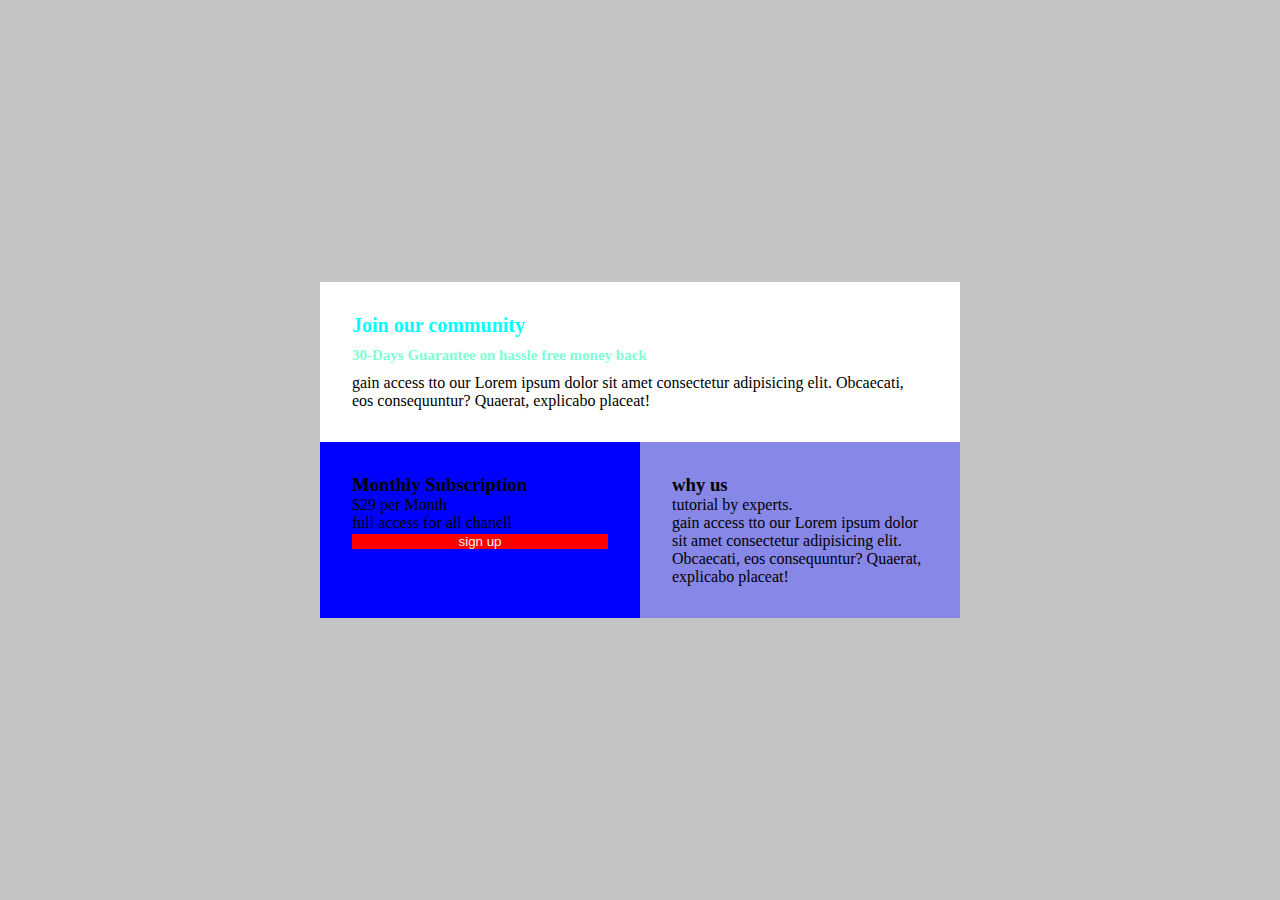
<file: index.html>
<!DOCTYPE html>
<html lang="en">
<head>
    <meta charset="UTF-8">
    <meta http-equiv="X-UA-Compatible" content="IE=edge">
    <meta name="viewport" content="width=device-width, initial-scale=1.0">
    <title>Flexbox Project</title>
    <link rel="stylesheet" href="style.css">
</head>
<body>
    <Main>
        <div class="topContent">
            <H3>Join our community</H3>
            <p class="ptop">30-Days Guarantee on hassle free money back</p>
            <p>gain access tto our Lorem ipsum dolor sit amet
                 consectetur adipisicing elit. Obcaecati, eos
                 consequuntur? Quaerat, explicabo placeat!
            </p>
        </div>
        <div class="belowContent">
            <div class="A">
                <h3>Monthly Subscription</h3>
                <p>$29 per Month</p>
                <p>full access for all chanell</p>
                <button>sign up</button>
            </div>
        <div class="B">
            <h3>why us</h3>
            <p>tutorial by experts.</p>
            <p>gain access tto our Lorem ipsum dolor sit amet
                consectetur adipisicing elit. Obcaecati, eos
                consequuntur? Quaerat, explicabo placeat!
           </p>
        </div>
            <div>

            </div>
        </div>
        

    </Main>
</body>
</html>
</file>
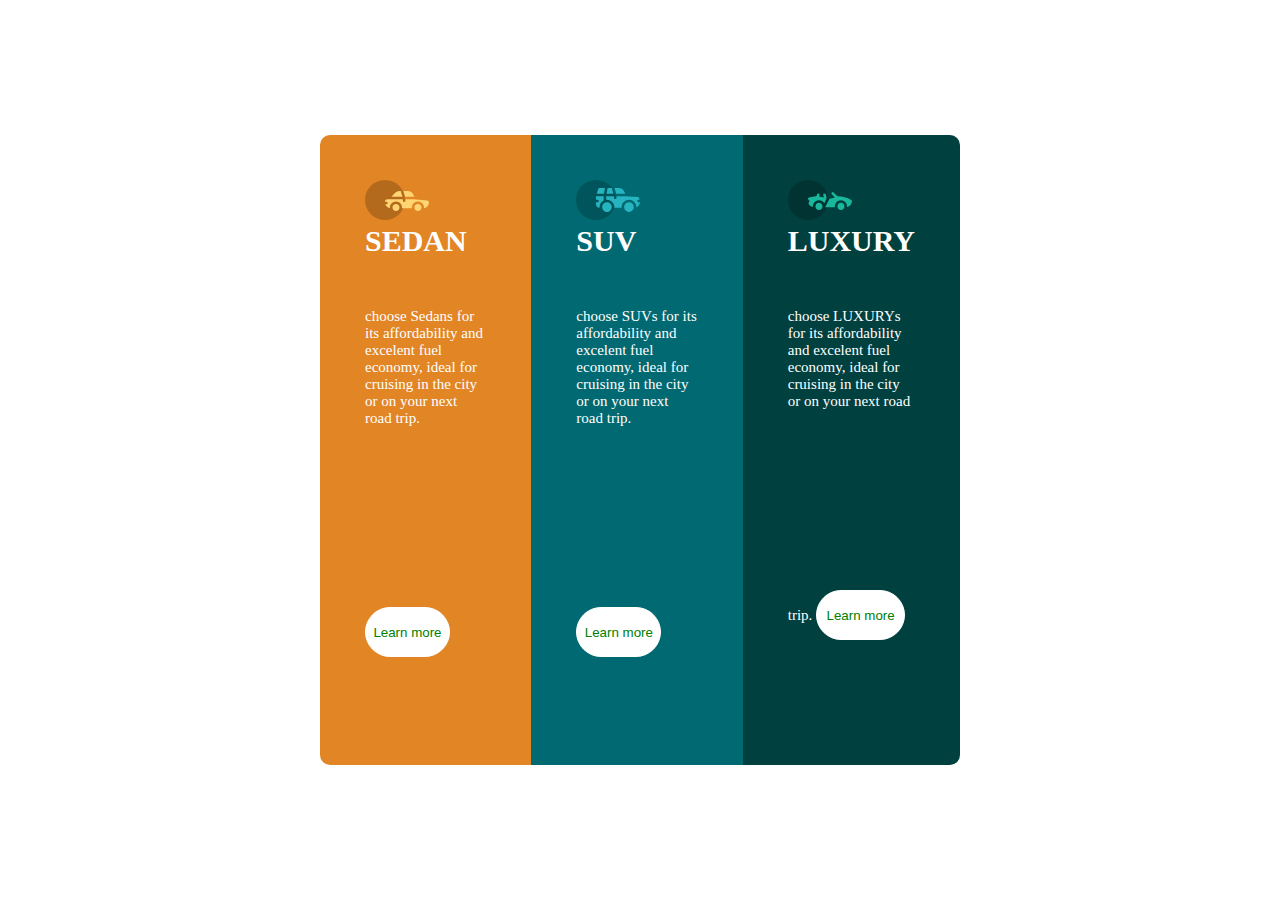
<file: flexbox.html>
<!DOCTYPE html>
<html lang="en">
<head>
    <meta charset="UTF-8">
    <meta http-equiv="X-UA-Compatible" content="IE=edge">
    <meta name="viewport" content="width=device-width, initial-scale=1.0">
    <title>Document</title>
    <link rel="stylesheet" href="flexbox.css">
    <link href="https://fonts.googleapis.com/css2?family=Lexend+Deca:wght@100;200;300;400;500;700;800&family=Montserrat:ital,wght@0,100;0,400;0,700;1,400&family=Poppins:wght@400;500;600;700&family=Ubuntu:wght@400;500;700&display=swap" rel="stylesheet"> 
</head>
<body>
    <main>

        <div class="all">
        <div class="a"><img src="icon-sedans.svg">
            <p class="type">SEDAN</p>
            choose Sedans for its affordability and excelent fuel economy,
             ideal for cruising in the city or on your next road trip.

             <button>Learn more</button>
        </div>
        <div class="b"><img src="icon-suvs.svg">
            <p class="type">SUV</p>
            choose SUVs for its affordability and excelent fuel economy,
             ideal for cruising in the city or on your next road trip.

             <button>Learn more</button>
        </div>
        <div class="c"><img src="icon-luxury.svg">
            <p class="type">LUXURY</p>
            choose LUXURYs for its affordability and excelent fuel economy,
             ideal for cruising in the city or on your next road trip.

             <button>Learn more</button>
        </div>
        </div>
</body>
</html>
</file>
<file: style.css>
*{
    margin: 0;
    padding: 0;
    box-sizing: border-box;
}
body{
    background-color: rgba(194, 194, 194, 0.973);

}
main{
    width: 50%;
    margin: auto;
    display: flex;
    justify-content: center;
    align-items: center;
    height: 100vh;
    flex-direction: column;
    
}
.topContent{
    background-color:white;
    padding: 2em;
    width: 100%;
}
.topContent h3{
    color: aqua;
    font-size: 20px;
    padding-bottom: 10px;
    font-size: bold; 
}

.topContent .ptop{
    font-weight: bold;
    color: aquamarine;
    font-size: 15px;
    padding-bottom: 10px;
}
.belowContent{
    display: flex;
    width: 100%;
}
.belowContent .A{
    background-color: blue;
    padding: 2em;
    width: 50%;

}
.belowContent .B{
    background-color: rgb(135, 135, 231);
    padding: 2em;
    width: 50%;
    margin: auto;
}
button{
    width: 100%;
    background-color: red;
    color: whitesmoke;
    border: 2em;
}
</file>
<file: flexbox.css>
* {
  margin: 0;
  padding: 0;
  box-sizing: border-box;
  font-family: [Lexend Deca](https://fonts.google.com/specimen/Lexend+Deca);
  
}
main {
}
.all {
  border-radius: 20px;
  width: 50%;
  height: 100vh;
  display: flex;
  justify-content: center;
  align-items: center;
  margin: auto;
  font-size: 15px;
}
.a {
  width: 50%;
  height: 70vh;
  background: #e28525;
  padding: 3em;
  color: white;
  border-radius: 10px 0 0 10px;
}
.b {
  width: 50%;
  height: 70vh;
  background: #016972;
  padding: 3em;
  color: white;
}
.c {
  width: 50%;
  height: 70vh;
  background: #00403f;
  padding: 3em;
  color: white;
  border-radius: 0 10px 10px 0;
}
.type {
  font-size: 30px;
  font-weight: bold;
  margin-bottom: 50px;
}
button {
  background: white;
  color: green;
  padding: 2px;
  border-radius: 25px;
  width: 70%;
  margin: 180px 0px;
  height: 50px;
  border: 1px solid white;
}
</file>
